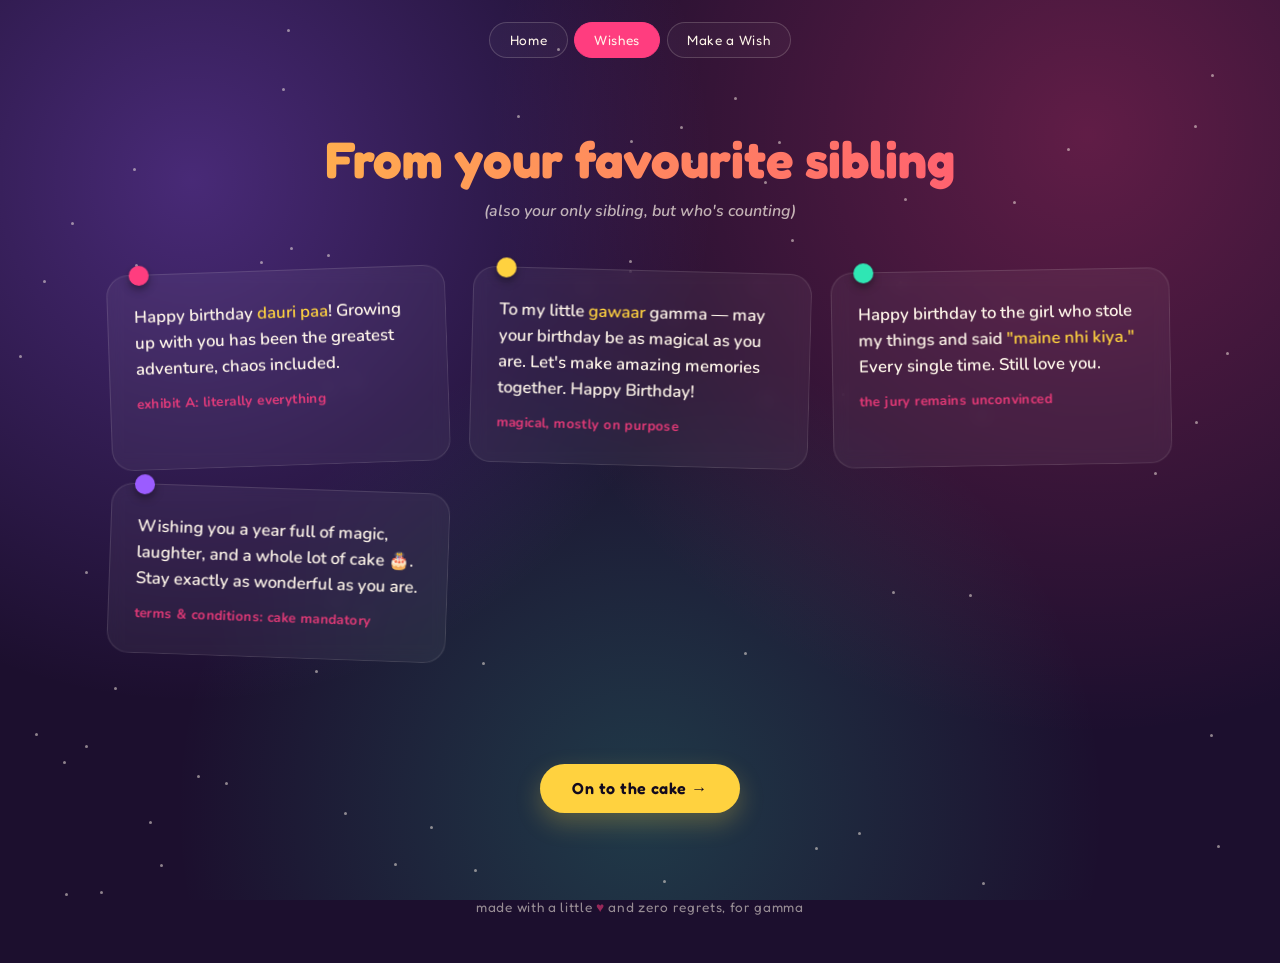
<file: files/wishes.html>
<!DOCTYPE html>
<html lang="en">
<head>
<meta charset="UTF-8">
<meta name="viewport" content="width=device-width, initial-scale=1.0">
<title>Wishes for Gamma 🎈</title>
<link rel="preconnect" href="https://fonts.googleapis.com">
<link href="https://fonts.googleapis.com/css2?family=Fredoka:wght@400;500;600;700&family=Nunito:ital,wght@0,400;0,600;0,700;1,600&display=swap" rel="stylesheet">
<link rel="stylesheet" href="style.css">
</head>
<body>

<div class="bg-blobs">
  <div class="stars" id="stars"></div>
  <div id="balloons"></div>
</div>

<nav class="topnav">
  <a href="index.html">Home</a>
  <a href="wishes.html" class="active">Wishes</a>
  <a href="cake.html">Make a Wish</a>
</nav>

<main>
  <div class="page-header">
    <h2>From your favourite sibling</h2>
    <p>(also your only sibling, but who's counting)</p>
  </div>

  <div class="messages">
    <div class="card">
      <span class="pin"></span>
      Happy birthday <em>dauri paa</em>! Growing up with you has been the greatest adventure, chaos included.
      <span class="quip">exhibit A: literally everything</span>
    </div>
    <div class="card">
      <span class="pin"></span>
      To my little <em>gawaar</em> gamma — may your birthday be as magical as you are. Let's make amazing memories together. Happy Birthday!
      <span class="quip">magical, mostly on purpose</span>
    </div>
    <div class="card">
      <span class="pin"></span>
      Happy birthday to the girl who stole my things and said <em>"maine nhi kiya."</em> Every single time. Still love you.
      <span class="quip">the jury remains unconvinced</span>
    </div>
    <div class="card">
      <span class="pin"></span>
      Wishing you a year full of magic, laughter, and a whole lot of cake 🎂. Stay exactly as wonderful as you are.
      <span class="quip">terms & conditions: cake mandatory</span>
    </div>
  </div>

  <div class="cta-row" style="text-align:center; padding-bottom:3rem;">
    <a href="cake.html" class="cta">On to the cake →</a>
  </div>
</main>

<footer>
  made with a little <span class="heart">♥</span> and zero regrets, for gamma
</footer>

<script src="script.js"></script>
</body>
</html>
</file>
<file: files/style.css>
:root{
  --plum:#1c0f2e;
  --plum-deep:#120a1e;
  --hotpink:#ff3d7f;
  --sunshine:#ffd23f;
  --grape:#9b5cff;
  --mint:#2fe6b4;
  --cream:#fff6ea;
  font-size:16px;
}
*{box-sizing:border-box; margin:0; padding:0;}
html{scroll-behavior:smooth;}
body{
  background:var(--plum);
  color:var(--cream);
  font-family:'Nunito', sans-serif;
  overflow-x:hidden;
  min-height:100vh;
  display:flex;
  flex-direction:column;
}
::selection{ background:var(--hotpink); color:var(--cream); }

/* ---------- background ---------- */
.bg-blobs{
  position:fixed; inset:0; z-index:0; overflow:hidden; pointer-events:none;
  background:
    radial-gradient(circle at 15% 20%, rgba(155,92,255,0.35), transparent 40%),
    radial-gradient(circle at 85% 15%, rgba(255,61,127,0.30), transparent 45%),
    radial-gradient(circle at 50% 90%, rgba(47,230,180,0.20), transparent 45%),
    var(--plum-deep);
  background-color: var(--plum);
}
.stars{ position:absolute; inset:0; }
.star{
  position:absolute; width:3px; height:3px; border-radius:50%;
  background:var(--cream); opacity:.5;
  animation: twinkle 3s ease-in-out infinite;
}
@keyframes twinkle{ 0%,100%{opacity:.15;} 50%{opacity:.9;} }

.balloon{
  position:absolute; bottom:-220px; width:70px; height:88px;
  border-radius:50% 50% 50% 50% / 60% 60% 40% 40%;
  animation: float-up linear infinite;
  opacity:.9;
  filter: drop-shadow(0 10px 15px rgba(0,0,0,.35));
}
.balloon::after{
  content:''; position:absolute; left:50%; bottom:-70px; width:1px; height:70px;
  background:rgba(255,246,234,.4); transform:translateX(-50%);
}
.balloon::before{
  content:''; position:absolute; left:50%; top:100%; width:0; height:0;
  border-left:6px solid transparent; border-right:6px solid transparent;
  border-top:8px solid; border-top-color:inherit; transform:translateX(-50%);
  filter:brightness(0.85);
}
@keyframes float-up{
  0%{ transform: translateY(0) translateX(0) rotate(-4deg); }
  50%{ transform: translateY(-60vh) translateX(30px) rotate(4deg); }
  100%{ transform: translateY(-120vh) translateX(-20px) rotate(-4deg); }
}

/* ---------- top nav ---------- */
.topnav{
  position:relative; z-index:10; display:flex; align-items:center; justify-content:center;
  gap:.4rem; padding:1.4rem 1rem; font-family:'Fredoka', sans-serif;
}
.topnav a{
  color:var(--cream); text-decoration:none; font-size:.85rem; letter-spacing:.05em;
  padding:.55rem 1.2rem; border-radius:999px; border:1.5px solid rgba(255,246,234,.18);
  background:rgba(255,255,255,.03); transition: all .25s ease;
}
.topnav a:hover{ border-color:rgba(255,246,234,.4); background:rgba(255,255,255,.08); }
.topnav a.active{ background:var(--hotpink); border-color:var(--hotpink); color:var(--cream); }

main{ position:relative; z-index:2; flex:1; display:flex; flex-direction:column; }

/* ---------- hero (page 1) ---------- */
.hero{
  flex:1; display:flex; flex-direction:column; align-items:center; justify-content:center;
  text-align:center; padding:2rem 1.2rem; min-height:70vh;
}
.eyebrow{
  font-family:'Fredoka',sans-serif; letter-spacing:.35em; text-transform:uppercase;
  font-size:.75rem; color:var(--mint); margin-bottom:1.2rem;
}
.hero h1{
  font-family:'Fredoka',sans-serif; font-weight:700;
  font-size:clamp(3rem, 13vw, 7.5rem); line-height:.95;
  background:linear-gradient(100deg, var(--hotpink), var(--sunshine) 45%, var(--grape) 85%);
  -webkit-background-clip:text; background-clip:text; color:transparent;
  letter-spacing:-.02em;
  filter: drop-shadow(0 6px 30px rgba(255,61,127,.25));
}
.hero .sparkle{ display:inline-block; animation: spin 6s linear infinite; }
@keyframes spin{ 100%{ transform:rotate(360deg);} }
.hero p.tag{
  margin-top:1.4rem; font-size:clamp(1.05rem,2.6vw,1.4rem); max-width:34rem;
  color:var(--cream); opacity:.9; font-style:italic; font-weight:600;
}
.badge-row{ margin-top:2.2rem; display:flex; gap:.7rem; flex-wrap:wrap; justify-content:center; }
.badge{
  font-family:'Fredoka',sans-serif; font-size:.85rem; padding:.5rem 1.1rem; border-radius:999px;
  border:1.5px solid rgba(255,246,234,.25); color:var(--cream); background:rgba(255,255,255,.04);
  backdrop-filter: blur(6px);
}
.cta-row{ margin-top:2.6rem; }
.cta{
  font-family:'Fredoka',sans-serif; font-weight:600; font-size:1rem; letter-spacing:.03em;
  color:var(--plum-deep); background:var(--sunshine); border:none; padding:.9rem 2rem;
  border-radius:999px; text-decoration:none; display:inline-block;
  box-shadow:0 10px 24px rgba(255,210,63,.25); transition: transform .25s ease;
}
.cta:hover{ transform:translateY(-3px); }

/* ---------- message cards (page 2) ---------- */
.page-header{ text-align:center; padding:3rem 1.2rem 1rem; }
.page-header h2{
  font-family:'Fredoka',sans-serif; font-size:clamp(2rem,6vw,3.2rem);
  background:linear-gradient(100deg, var(--sunshine), var(--hotpink));
  -webkit-background-clip:text; background-clip:text; color:transparent;
}
.page-header p{ opacity:.7; margin-top:.6rem; font-style:italic; font-weight:600; }

.messages{
  max-width:1100px; margin:0 auto; padding:2rem 1.2rem 4rem; width:100%;
  display:grid; grid-template-columns:repeat(auto-fit,minmax(260px,1fr)); gap:1.4rem;
}
.card{
  background:rgba(255,255,255,.045);
  border:1.5px solid rgba(255,246,234,.12);
  border-radius:22px;
  padding:1.8rem 1.6rem;
  backdrop-filter: blur(8px);
  transform: rotate(var(--tilt,0deg));
  transition: transform .35s ease, border-color .35s ease, background .35s ease;
  position:relative;
  font-size:1.05rem; line-height:1.55; font-weight:600;
}
.card:hover{ transform: rotate(0deg) translateY(-6px); border-color:rgba(255,246,234,.35); background:rgba(255,255,255,.07); }
.card:nth-child(1){ --tilt:-2deg; }
.card:nth-child(2){ --tilt:1.5deg; }
.card:nth-child(3){ --tilt:-1deg; }
.card:nth-child(4){ --tilt:2deg; }
.card .pin{
  position:absolute; top:-10px; left:22px; width:20px; height:20px; border-radius:50%;
  box-shadow:0 4px 8px rgba(0,0,0,.4);
}
.card:nth-child(1) .pin{ background:var(--hotpink); }
.card:nth-child(2) .pin{ background:var(--sunshine); }
.card:nth-child(3) .pin{ background:var(--mint); }
.card:nth-child(4) .pin{ background:var(--grape); }
.card em{ font-style:normal; color:var(--sunshine); }
.card .quip{
  display:block; margin-top:.7rem; font-size:.85rem; font-weight:700; letter-spacing:.03em;
  color:var(--hotpink); opacity:.85;
}

/* ---------- cake page (page 3) ---------- */
.cake-zone{
  flex:1; display:flex; flex-direction:column; align-items:center; justify-content:center;
  gap:1.6rem; padding:3rem 1.2rem; text-align:center; min-height:65vh;
}
.cake-zone h2{
  font-family:'Fredoka',sans-serif; font-size:clamp(1.6rem,4.5vw,2.4rem); color:var(--sunshine);
}
.cake-zone .hint{ opacity:.65; font-size:.95rem; margin-top:-.6rem; }
#cake{ cursor:pointer; touch-action:manipulation; }
#cake:active{ transform:scale(.97); }
.flame{ transform-origin:center bottom; animation: flicker 1s ease-in-out infinite alternate; }
@keyframes flicker{ 0%{ transform:scaleY(1) rotate(-2deg);} 100%{ transform:scaleY(1.15) rotate(2deg);} }
.flame.out{ animation:none; opacity:0; transition:opacity .3s; }
.wish-line{
  margin-top:.4rem; font-size:1.1rem; font-weight:700; color:var(--cream); opacity:0;
  transition:opacity .5s ease; font-family:'Nunito',sans-serif; font-style:italic;
}
.wish-line.show{ opacity:.9; }

/* ---------- footer ---------- */
footer{
  text-align:center; padding:2.4rem 1.2rem 3rem; font-family:'Fredoka',sans-serif;
  color:var(--cream); opacity:.55; font-size:.85rem; letter-spacing:.05em;
  position:relative; z-index:2;
}
footer .heart{ color:var(--hotpink); }

@media (prefers-reduced-motion: reduce){
  *{ animation:none !important; transition:none !important; }
}
</file>
